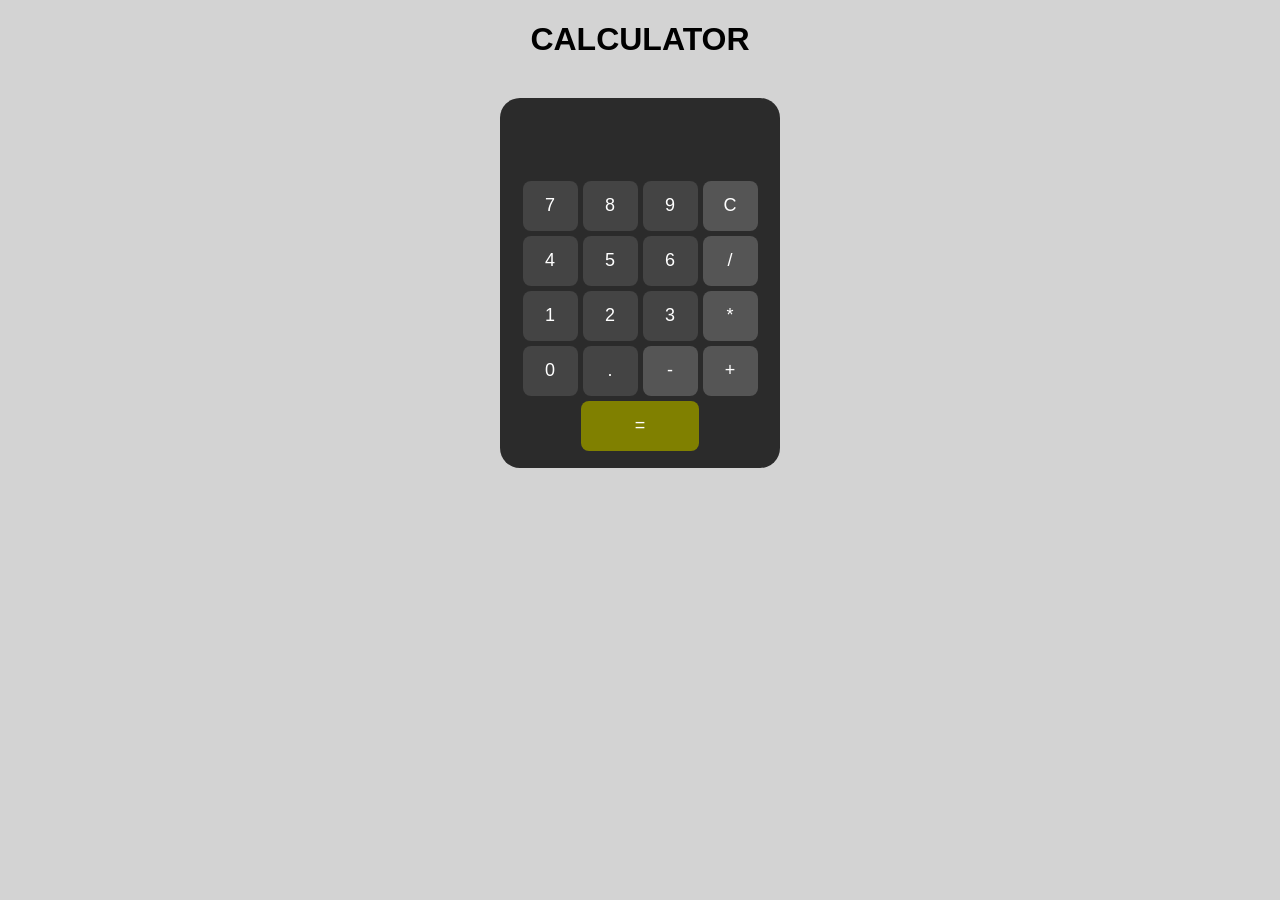
<file: calculator/index.html>
<!DOCTYPE html>
<html>
<head>
<title>My Calculator</title>
<link rel="stylesheet" href="style.css">
</head>
<body>
  <h1><b>CALCULATOR</b></h1>
<div id="box">
  <input type="text" id="result" value="" disabled><br>
  <button class="numBtn" onclick="press('7')">7</button><button class="numBtn" onclick="press('8')">8</button><button class="numBtn" onclick="press('9')">9</button><button class="grayBtn" onclick="clearResult()">C</button><br>
  <button class="numBtn" onclick="press('4')">4</button><button class="numBtn" onclick="press('5')">5</button><button class="numBtn" onclick="press('6')">6</button><button class="grayBtn" onclick="setOperator('/')">/</button><br>
  <button class="numBtn" onclick="press('1')">1</button><button class="numBtn" onclick="press('2')">2</button><button class="numBtn" onclick="press('3')">3</button><button class="grayBtn" onclick="setOperator('*')">*</button><br>
  <button class="numBtn" onclick="press('0')">0</button><button class="numBtn" onclick="press('.')">.</button><button class="grayBtn" onclick="setOperator('-')">-</button><button class="grayBtn" onclick="setOperator('+')">+</button><br>
  <button id="equalBtn" onclick="calculate()">=</button>
</div>
<script src="script.js"></script>
</body>
</html>
</file>
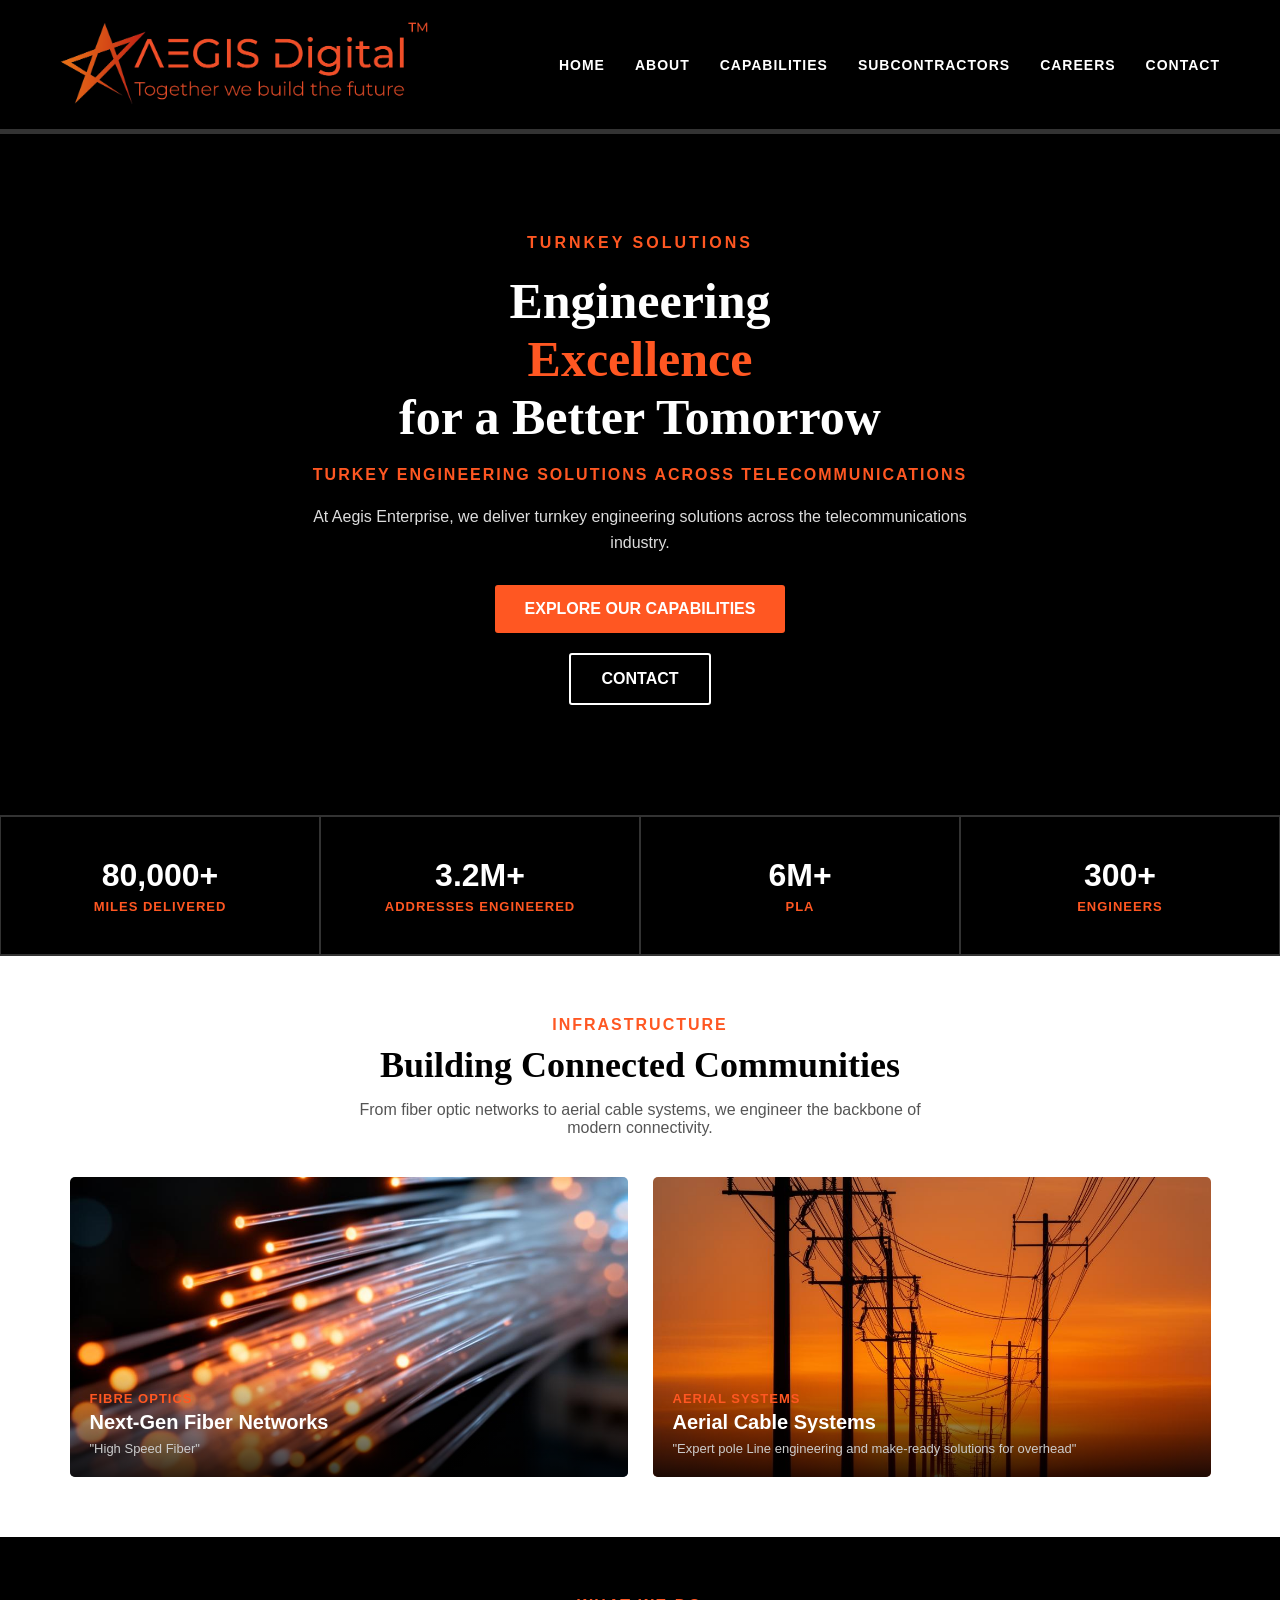
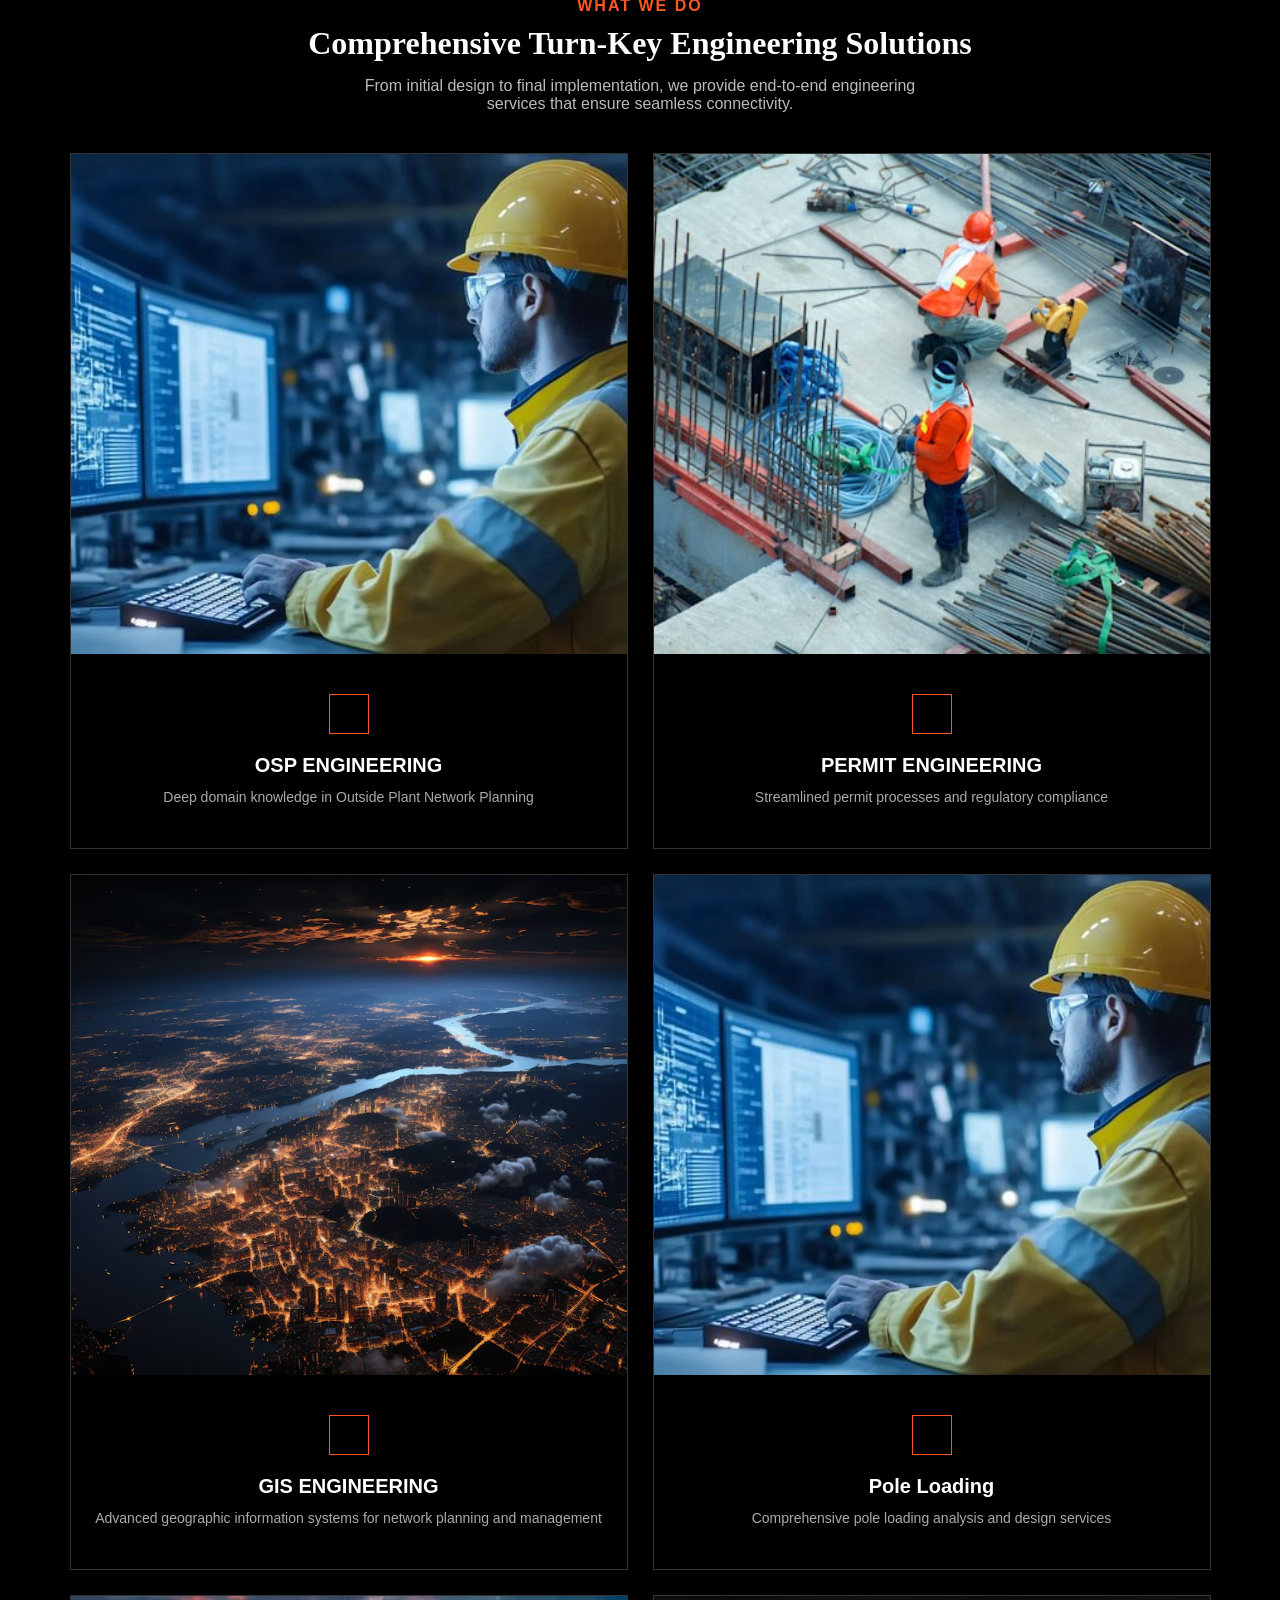
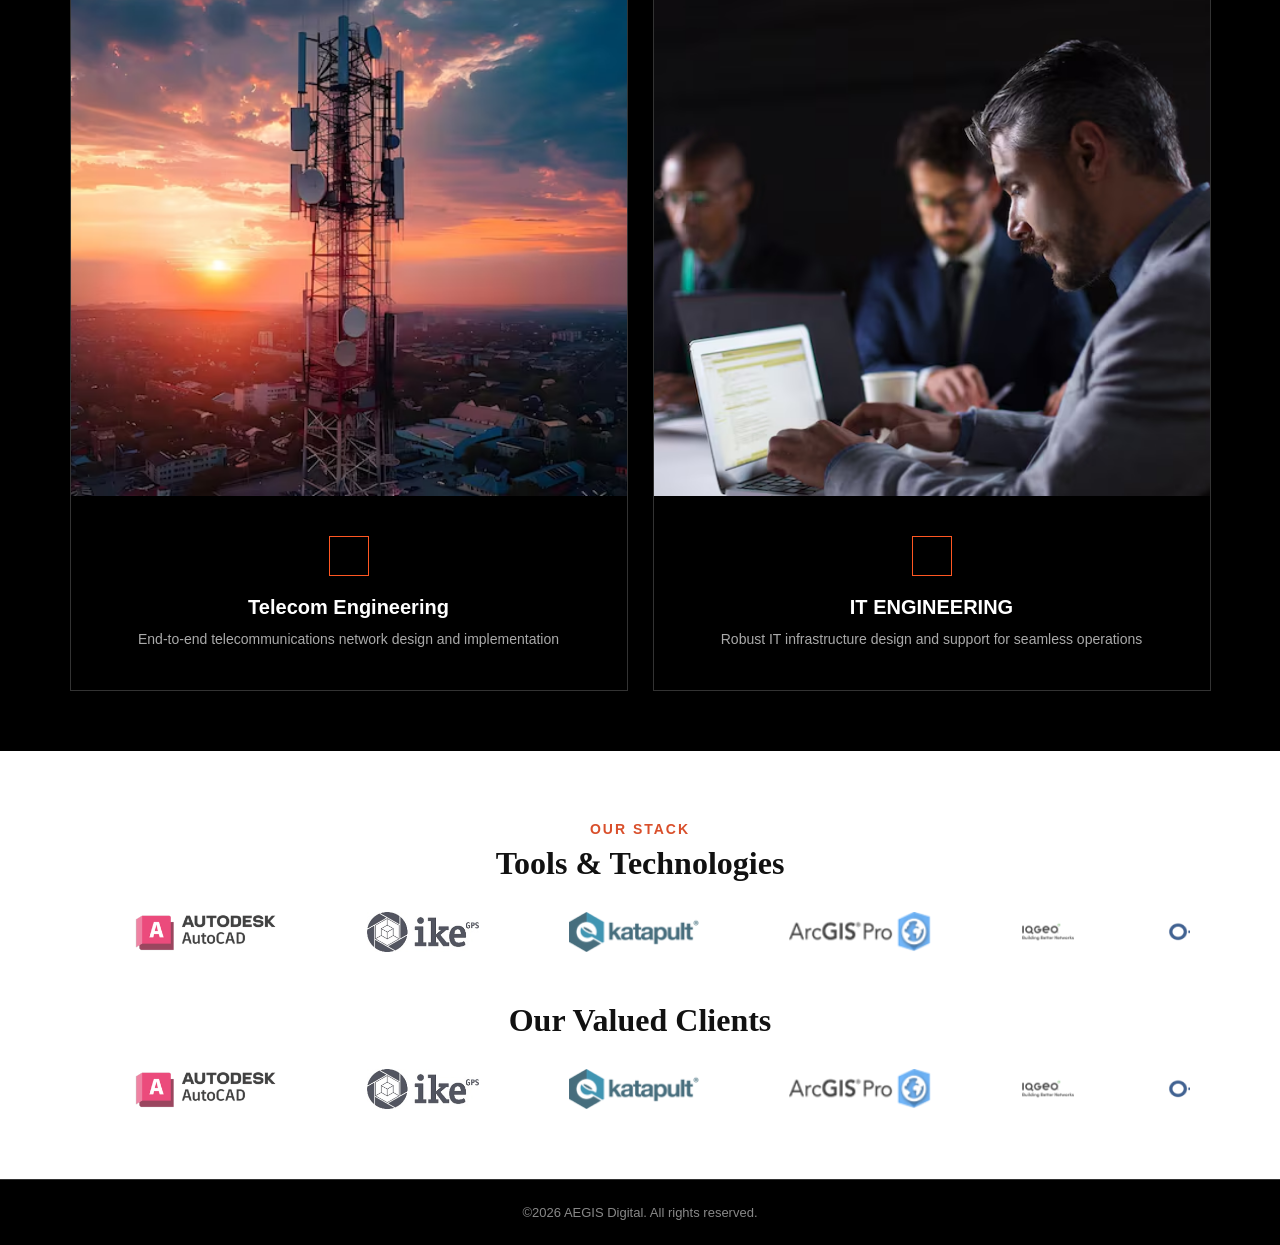
<file: Clone Task/index.html>
<!doctype html>
<html lang="en">
<head>
    <meta charset="UTF-8">
    <meta name="viewport" content="width=device-width, initial-scale=1.0">
    <title>Aegis Enterprise</title>
    <link rel="stylesheet" href="style.css">
</head>
<body>
    <header class="header">
        <div class="logo">
            <img src="./aegis-logo.11lrjjsy0v_mq.png" alt="Aegis Digital">
        </div>
        <nav class="navbar">
            <a href="https://aegis.shanvox.net/about">HOME</a>
            <a href="https://aegis.shanvox.net/about">ABOUT</a>
            <a href="https://aegis.shanvox.net/capabilities">CAPABILITIES</a>
            <a href="https://aegis.shanvox.net/subcontractors">SUBCONTRACTORS</a>
            <a href="https://aegis.shanvox.net/careers">CAREERS</a>
            <a href="https://aegis.shanvox.net/contact">CONTACT</a>
        </nav>
    </header>

    <section class="hero" id="home">
        <div class="hero-content">
            <p class="small-title">TURNKEY SOLUTIONS</p>
            <h1> Engineering</h1>
            <span> Excellence</span>
            <h1> for a Better Tomorrow</h1>
            <h3> TURKEY ENGINEERING SOLUTIONS ACROSS TELECOMMUNICATIONS</h3>
            <h4 class="hero-text">At Aegis Enterprise, we deliver turnkey engineering solutions across the telecommunications industry.</h4>
            <a href="https://aegis.shanvox.net/capabilities" class="main-button">EXPLORE OUR CAPABILITIES</a> <br>
            <a href="https://aegis.shanvox.net/contact" class="main-button">CONTACT</a>
        </div>
    </section>

    <section class="stats">
        <div class="stats-grid">
            <div class="stats-box">
                <h2>80,000+</h2>
                <p>MILES DELIVERED</p>
            </div>
            <div class="stats-box">
                <h2>3.2M+</h2>
                <p>ADDRESSES ENGINEERED</p>
            </div>
            <div class="stats-box">
                <h2>6M+</h2>
                <p>PLA</p>
            </div>
            <div class="stats-box">
                <h2>300+</h2>
                <p>ENGINEERS</p>
            </div>
        </div>
    </section>

    <section class="infrastructure" id="about">
        <p class="section-title">INFRASTRUCTURE</p>
        <h2> Building Connected Communities </h2>
        <p class="section-description">From fiber optic networks to aerial cable systems, we engineer the backbone of modern connectivity.</p>
        <div class="infrastructure-content">
            <div class="infra-card fibre-card" style="background-image: url('./fiber-optic-glow.0thbeiqhv2lj0.jpg');">
                <div class="card-content">
                    <p>FIBRE OPTICS</p>
                    <h3>Next-Gen Fiber Networks</h3>
                    <span>"High Speed Fiber"</span>
                </div>
            </div>
            <div class="infra-card aerial-card" style="background-image: url('./cable-poles.0qw.5.hpkh654.jpg');">
                <div class="card-content">
                    <p>AERIAL SYSTEMS</p>
                    <h3> Aerial Cable Systems</h3>
                    <span>"Expert pole Line engineering and make-ready solutions for overhead"</span>
                </div>
            </div>
        </div>
    </section>

    <section class="solutions" id="capabilities">
        <p class="section-small-title">WHAT WE DO</p>
        <h2> Comprehensive Turn-Key Engineering Solutions</h2>
        <p class="section-description">From initial design to final implementation, we provide end-to-end engineering services that ensure seamless connectivity.</p>
        <div class="solution-grid">
            <div class="solution-card">
                <img src="./osp.116u.ueo976am.jpg" alt="OSP Engineering">
                <div class="solution-content">
                    <div class="icon"></div>
                    <h3>OSP ENGINEERING</h3>
                    <p>Deep domain knowledge in Outside Plant Network Planning </p>
                </div>
            </div>
            <div class="solution-card">
                <img src="./permit.007m2f.9vo0u5.jpg" alt="Permit Engineering">
                <div class="solution-content">
                    <div class="icon"></div>
                    <h3>PERMIT ENGINEERING</h3>
                    <p>Streamlined permit processes and regulatory compliance</p>
                </div>
            </div>
            <div class="solution-card">
                <img src="./gis.079emzxier-.6.jpg" alt="GIS Engineering">
                <div class="solution-content">
                    <div class="icon"></div>
                    <h3>GIS ENGINEERING</h3>
                    <p>Advanced geographic information systems for network planning and management</p>
                </div>
            </div>
            <div class="solution-card">
                <img src="./osp.116u.ueo976am.jpg" alt="Pole Loading">
                <div class="solution-content">
                    <div class="icon"></div>
                    <h3>Pole Loading</h3>
                    <p>Comprehensive pole loading analysis and design services</p>
                </div>
            </div>
            <div class="solution-card">
                <img src="./telecom.0og14bpklic70.jpg" alt="Telecom Engineering">
                <div class="solution-content">
                    <div class="icon"></div>
                    <h3>Telecom Engineering</h3>
                    <p>End-to-end telecommunications network design and implementation</p>
                </div>
            </div>
            <div class="solution-card">
                <img src="./it.0ft0k-1jpt94y.jpg" alt="IT Engineering">
                <div class="solution-content">
                    <div class="icon"></div>
                    <h3>IT ENGINEERING</h3>
                    <p>Robust IT infrastructure design and support for seamless operations</p>
                </div>
            </div>
        </div>
    </section>

    <section class="our-stack" id="stack">
    <p class="section-small-title">OUR STACK</p>
    <h2>Tools &amp; Technologies</h2>
    <div class="logo-marquee">
        <div class="logo-track">
            <img src="./autocad.png" alt="AutoCAD">
            <img src="./iKE.png" alt="ikeGPS">
            <img src="./Katapult.png" alt="Katapult">
            <img src="./ArcGISPro.png" alt="ArcGIS Pro">
            <img src="./IQGEO.png" alt="IQGeo">
            <img src="./O-CalcPro.png" alt="O-Calc Pro">
            <img src="./SpidaCalc.png" alt="SpidaCalc">
            <img src="./QGIS.png" alt="QNIS">
        </div>
    </div>

    <h2 class="clients-title">Our Valued Clients</h2>
    <div class="logo-marquee">
        <div class="logo-track reverse">
            <img src="./autocad.png" alt="AutoCAD">
            <img src="./iKE.png" alt="ikeGPS">
            <img src="./Katapult.png" alt="Katapult">
            <img src="./ArcGISPro.png" alt="ArcGIS Pro">
            <img src="./IQGEO.png" alt="IQGeo">
            <img src="./O-CalcPro.png" alt="O-Calc Pro">
            <img src="./SpidaCalc.png" alt="SpidaCalc">
            <img src="./QGIS.png" alt="QNIS">
        </div>
    </div>
</section>

    <footer class="footer" id="contact">
        <p> &copy;2026 AEGIS Digital. All rights reserved. </p>
    </footer>
</body>
</html>
</file>
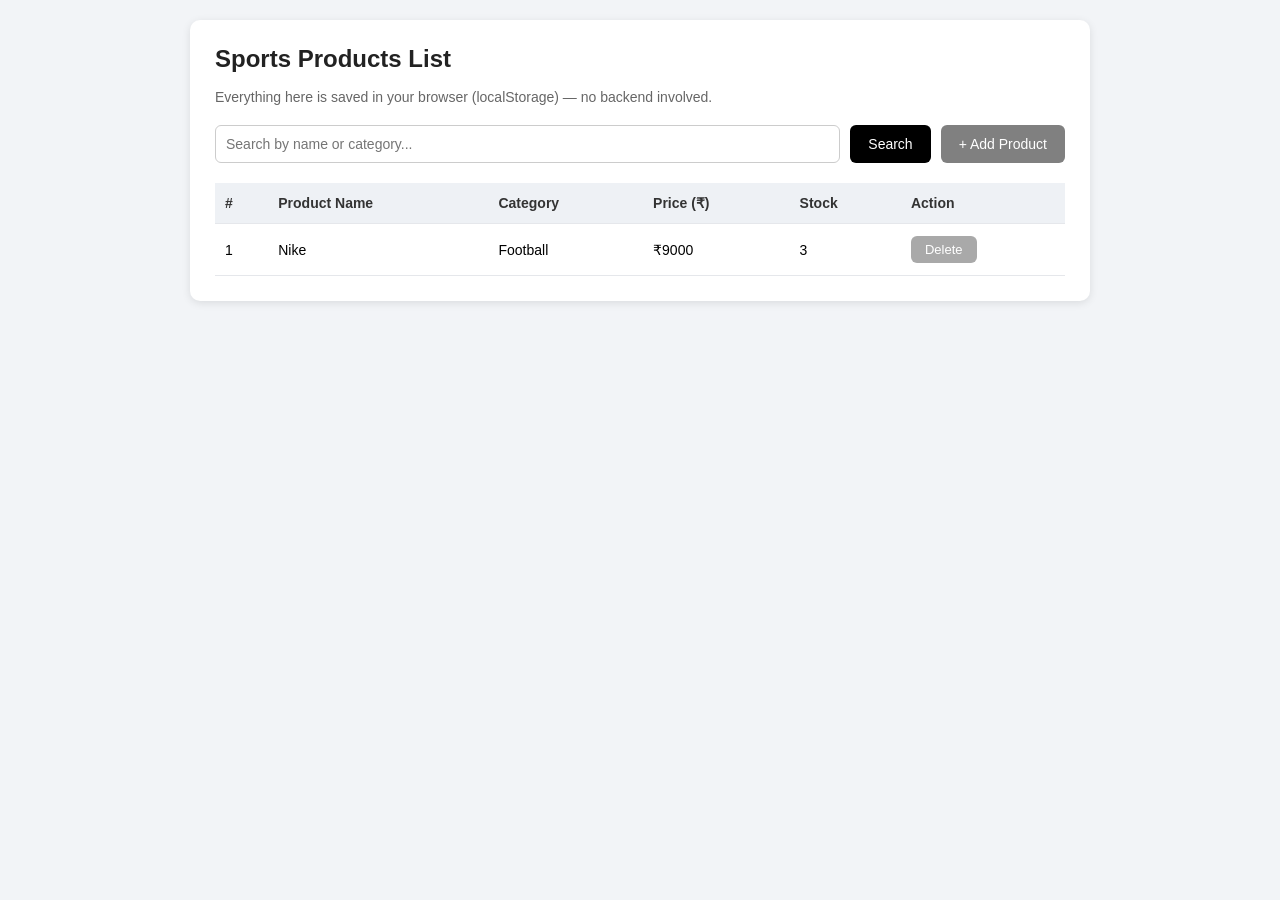
<file: Sports/index.html>
<!DOCTYPE html>
<html lang="en">
<head>
<meta charset="UTF-8">
<meta name="viewport" content="width=device-width, initial-scale=1.0">
<title>Sports Products List</title>
<link rel="stylesheet" href="style.css">
</head>
<body>
<div class="container">
  <h1>Sports Products List</h1>
  <p class="subtitle">Everything here is saved in your browser (localStorage) — no backend involved.</p>
  <div class="top-bar">
    <input type="text" id="searchInput" placeholder="Search by name or category...">
    <button id="searchBtn">Search</button>
    <button id="addBtn">+ Add Product</button>
  </div>
  <div class="table-wrapper">
    <table>
      <thead>
        <tr>
          <th>#</th>
          <th>Product Name</th>
          <th>Category</th>
          <th>Price (₹)</th>
          <th>Stock</th>
          <th>Action</th>
        </tr>
      </thead>
      <tbody id="productTableBody">
      </tbody>
    </table>
  </div>
</div>

<div class="modal-overlay" id="modalOverlay">
  <div class="modal-box">
    <h2>Add a Product</h2>
    <input type="text" id="nameInput" placeholder="Product name">
    <input type="text" id="categoryInput" placeholder="Category">
    <input type="number" id="priceInput" placeholder="Price">
    <input type="number" id="stockInput" placeholder="Stock">
    <div class="modal-actions">
      <button id="saveBtn">Add</button>
      <button id="cancelBtn">Cancel</button>
    </div>
  </div>
</div>

<script src="script.js"></script>
</body>
</html>
</file>
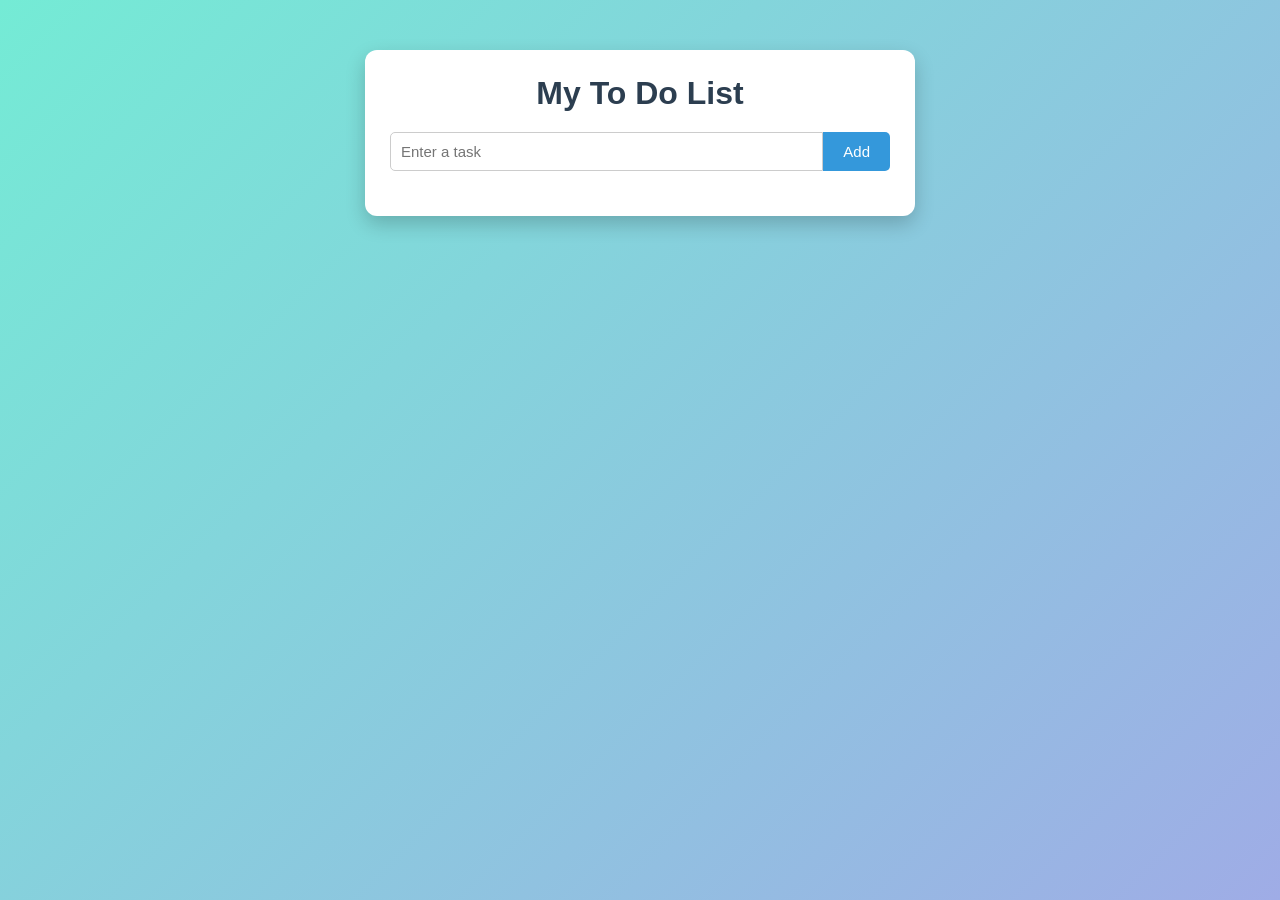
<file: To Do List/index.html>
<!DOCTYPE html>
<html lang="en">
<head>
    <meta charset="UTF-8">
    <meta name="viewport" content="width=device-width, initial-scale=1.0">
    <title>To Do List</title>
    <link rel="stylesheet" href="style.css">
</head>
<body>

    <div class="wrapper">

        <h1>My To Do List</h1>

        <div class="add-task">
            <input type="text" id="taskInput" placeholder="Enter a task">
            <button onclick="addTask()">Add</button>
        </div>

        <div id="taskList"></div>

    </div>

    <script src="script.js"></script>
</body>
</html>
</file>
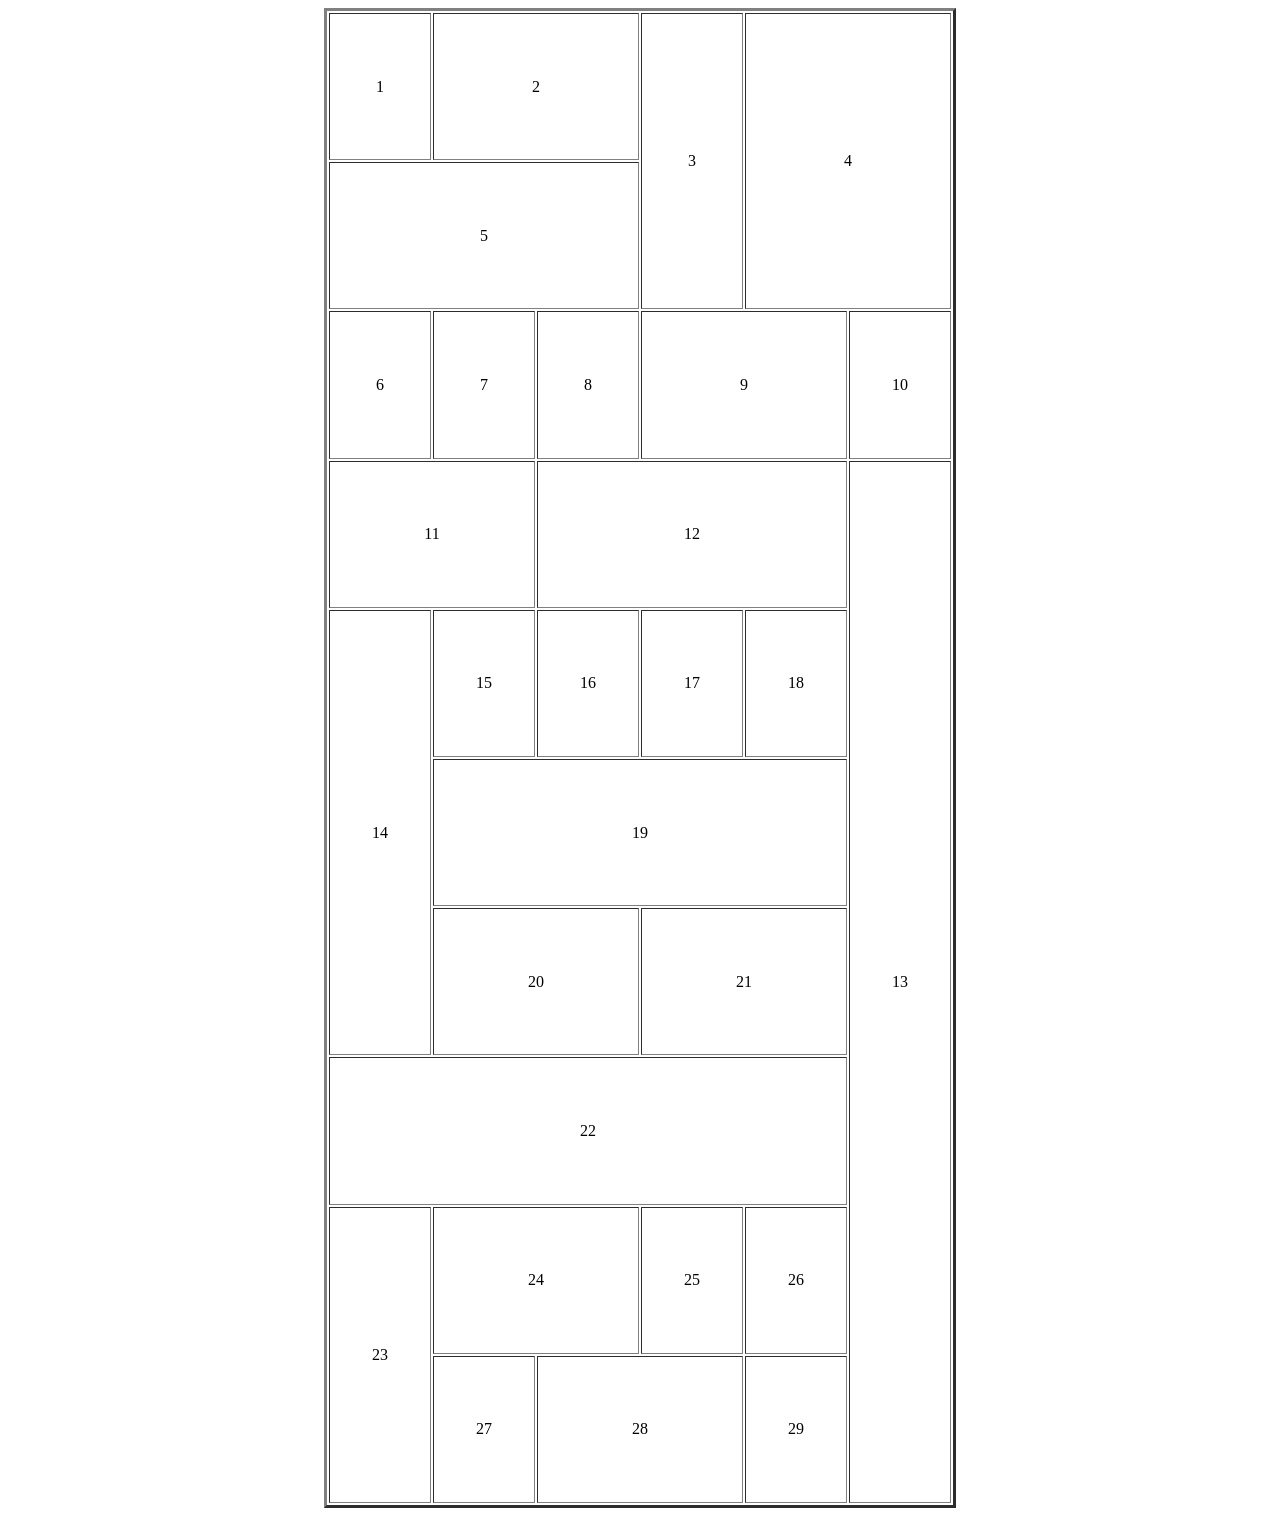
<file: task.html>
<html>
<body>
<table align="center" width="50%" height="1500" border="3" width="20" cellspacing="2" cellpadding="20" >
    <tr align="center">
        <td>1</td>
        <td colspan="2">2</td>
        <td rowspan="2">3</td>
        <td rowspan="2" colspan="2">4 </td> 
    </tr>
    <tr align="center">
        <td colspan="3">5</td>
    </tr>
    <tr align="center">
        <td>6</td>
        <td>7</td>
        <td>8</td>
        <td colspan="2">9</td>
        <td>10</td>
    </tr>
    <tr align="center">
        <td colspan="2">11</td>
        <td colspan="3">12</td>
        <td rowspan="7">13</td>
    </tr>
    <tr align="center">
        <td rowspan="3">14</td>
        <td>15</td>
        <td>16</td>
        <td>17</td>
        <td>18</td>
    </tr>
    <tr align="center">
        <td colspan="4">19</td>
    </tr>
    <tr align="center">
        <td colspan="2">20</td>
        <td colspan="2">21</td>
    </tr>
    <tr align="center">
        <td colspan="5">22</td>
    </tr>
    <tr align="center">
        <td rowspan="2">23</td>
        <td colspan="2">24</td>
        <td>25</td>
        <td>26</td>
    </tr>
    <tr align="center">
        <td>27</td>
        <td colspan="2">28</td>
        <td>29</td>
    </tr>
</table>
</body>
</html>
</file>
<file: calculator/style.css>
* {
  box-sizing: border-box;
}

body {
  background-color: lightgray;
  text-align: center;
  font-family: Arial;
}

#box {
  width: 90%;
  max-width: 280px;
  margin: 40px auto;
  background-color: #2b2b2b;
  padding: 15px;
  border-radius: 20px;
}

#result {
  width: 100%;
  height: 50px;
  margin-bottom: 15px;
  font-size: 28px;
  text-align: right;
  padding-right: 10px;
  background-color: #2b2b2b;
  color: white;
  border: none;
}

button {
  width: 22%;
  height: 50px;
  margin: 1%;
  font-size: 18px;
  border-radius: 8px;
  border: none;
}

.numBtn {
  background-color: #444444;
  color: white;
}

.grayBtn {
  background-color: #555555;
  color: white;
}

#equalBtn {
  width: 47%;
  height: 50px;
  border-radius: 8px;
  border: none;
  background-color: #808000;
  color: white;
  font-size: 18px;
}
</file>
<file: Clone Task/style.css>
* {
  margin: 0;
  padding: 0;
  box-sizing: border-box;
}

body {
  font-family: Arial, Helvetica, sans-serif;
  background-color: #000000;
  color: #ffffff;
}

a {
  text-decoration: none;
  color: inherit;
}

.header {
  display: flex;
  justify-content: space-between;
  align-items: center;
  padding: 20px 60px;
  background-color: #000000;
  border-bottom: 5px solid #333333;
}

.header {
    position: sticky;
    top: 0;
    z-index: 1000;
    width: 100%;
}

.logo img {
  height: 85px;
}

.navbar {
  display: flex;
  gap: 30px;
}

.navbar a {
  color: #ffffff;
  font-size: 14px;
  font-weight: bold;
  letter-spacing: 1px;
}

.navbar a:hover {
  color: #ff5722;
}


.hero {
  background-color: #000000;
  text-align: center;
  padding: 100px 20px;
}

.small-title {
  color: #ff5722;
  font-weight: bold;
  letter-spacing: 3px;
  margin-bottom: 20px;
}

.hero h1 {
  font-size: 50px;
  font-family: Georgia, serif;
  color: #ffffff;
  display: inline;
}

.hero span {
  font-size: 50px;
  font-family: Georgia, serif;
  color: #ff5722;
  font-weight: bold;
  display: block;
}

.hero h3 {
  color: #ff5722;
  font-size: 16px;
  letter-spacing: 2px;
  margin-top: 20px;
}

.hero-text {
  color: #dddddd;
  font-weight: normal;
  max-width: 700px;
  margin: 20px auto;
  line-height: 1.6;
}

.main-button {
  display: inline-block;
  background-color: #ff5722;
  color: #ffffff;
  padding: 15px 30px;
  margin: 10px;
  font-weight: bold;
  border-radius: 3px;
}

.main-button:hover {
  background-color: #e64a19;
}

/* second button style (Contact) - make it outlined */
.hero-content a:nth-of-type(2) {
  background-color: transparent;
  border: 2px solid #ffffff;
}

.stats {
  background-color: #000000;
  border-top: 1px solid #333333;
  border-bottom: 1px solid #333333;
}

.stats-grid {
  display: grid;
  grid-template-columns: repeat(4, 1fr);
}

.stats-box {
  text-align: center;
  padding: 40px 20px;
  border: 1px solid #333333;
}

.stats-box h2 {
  font-size: 32px;
  color: #ffffff;
  margin-bottom: 5px;
}

.stats-box p {
  color: #ff5722;
  font-size: 13px;
  letter-spacing: 1px;
  font-weight: bold;
}

.infrastructure {
  background-color: #ffffff;
  color: #000000;
  text-align: center;
  padding: 60px 20px;
}

.section-title {
  color: #ff5722;
  font-weight: bold;
  letter-spacing: 2px;
  margin-bottom: 10px;
}

.infrastructure h2 {
  font-family: Georgia, serif;
  font-size: 36px;
  margin-bottom: 15px;
}

.section-description {
  color: #555555;
  max-width: 600px;
  margin: 0 auto 40px auto;
}

.infrastructure-content {
  display: flex;
  flex-wrap: wrap;
  justify-content: center;
  gap: 25px;
  margin-top: 30px;
}

.infra-card {
  display: flex;
  flex-direction: column;
  justify-content:flex-end;
  width: 45%;
  min-width: 280px;
  height: 300px;
  background-color: #333333;
  background-image: url('');
  background-size: cover;
  background-position: center;
  background-repeat: no-repeat;
  border-radius: 5px;
  overflow: hidden;
}

.card-content {
  width: 100%;
  text-align: left;
  padding: 20px;
  background: linear-gradient(to top, rgba(0,0,0,0.8), rgba(0,0,0,0));
}

.card-content p {
  color: #ff5722;
  font-weight: bold;
  font-size: 13px;
  letter-spacing: 1px;
}

.card-content h3 {
  color: #ffffff;
  font-size: 20px;
  margin: 5px 0;
}

.card-content span {
  color: #cccccc;
  font-size: 13px;
}

.solutions {
  background-color: #000000;
  text-align: center;
  padding: 60px 20px;
}

.section-small-title {
  color: #ff5722;
  font-weight: bold;
  letter-spacing: 2px;
  margin-bottom: 10px;
}

.solutions h2 {
  font-family: Georgia, serif;
  font-size: 32px;
  margin-bottom: 15px;
}

.solutions .section-description {
  color: #bbbbbb;
}

.solution-grid {
  display: flex;
  flex-wrap: wrap;
  justify-content: center;
  gap: 25px;
  margin-top: 40px;
}

.solution-card {
  width: 45%;
  min-width: 300px;
  border: 1px solid #333333;
  text-align: center;
  overflow: hidden;
  transition: border-color 0.3s;
}

.solution-card:hover {
  border-color: #ff5722;
}

.solution-card img {
   width: 100%;
  height: 500px;
  object-fit: cover;
  display: block;
}

.solution-content {
  padding: 40px 20px;
}

.icon {
  width: 40px;
  height: 40px;
  border: 1px solid #ff5722;
  margin: 0 auto 20px auto;
}

.solution-content h3 {
  color: #ffffff;
  font-size: 20px;
  margin-bottom: 10px;
}

.solution-content p {
  color: #aaaaaa;
  font-size: 14px;
  line-height: 1.5;
}

.footer {
  background-color: #000000;
  text-align: center;
  padding: 25px;
  border-top: 1px solid #333333;
  color: #888888;
  font-size: 13px;
}

.our-stack {
    background-color: #ffffff;
    text-align: center;
    padding: 70px 20px;
    overflow: hidden;
}

.our-stack .section-small-title {
    color: #d94f2b;
    font-weight: 600;
    letter-spacing: 2px;
    font-size: 14px;
    text-transform: uppercase;
    margin-bottom: 8px;
}

.our-stack h2 {
    color: #111;
    font-family: 'Playfair Display', serif;
    font-size: 32px;
    margin-bottom: 10px;
}

.clients-title {
    margin-top: 50px !important;
}

.logo-marquee {
    width: 100%;
    max-width: 1100px;
    margin: 30px auto 0;
    overflow: hidden;
    position: relative;
}

.logo-track {
    display: flex;
    align-items: center;
    width: max-content;
    gap: 0;
    animation: scroll-left 50s linear infinite;
}

.logo-track img {
    height: 40px;
    width: auto;
    margin: 0 45px;
    object-fit: contain;
    opacity: 0.75;
    flex-shrink: 0;
    transition: all 0.3s ease;
}

.logo-track img:hover {
    filter: grayscale(0%);
    opacity: 1;
    transform: scale(1.08);
}

@keyframes scroll-left {
    0% { transform: translateX(0); }
    100% { transform: translateX(-100%); }
}

.logo-track.reverse {
    animation: scroll-right 10s linear infinite;
}

@keyframes scroll-right {
    0% { transform: translateX(-100%); }
    100% { transform: translateX(0); }
}

@media (max-width: 1024px) {
  .header {
    padding: 20px 30px;
  }

  .hero {
    padding: 80px 20px;
  }

  .hero h1,
  .hero span {
    font-size: 42px;
  }

  .stats-grid {
    grid-template-columns: repeat(2, 1fr);
  }

  .infra-card,
  .solution-card {
    width: 100%;
  }
}
@media (max-width: 768px) {
  .header {
    flex-direction: column;
    gap: 15px;
    padding: 15px 20px;
  }

  .navbar {
    gap: 30px;
    flex-wrap: wrap;
    justify-content: center;
  }

  .navbar a {
    font-size: 24px;
  }

  .hero {
    padding: 60px 20px;
  }

  .hero h1,
  .hero span {
    font-size: 50px;
  }

  .hero-text {
    font-size: 14px;
    max-width: 90%;
  }

  .main-button {
    padding: 12px 24px;
    font-size: 16px;
  }

  .stats-grid {
    grid-template-columns: repeat(2, 1fr);
  }

  .stats-box {
    padding: 25px 15px;
  }

  .stats-box h2 {
    font-size: 26px;
  }

  .infrastructure h2,
  .solutions h2 {
    font-size: 28px;
  }

  .infrastructure-content,
  .solution-grid {
    flex-direction: column;
    align-items: center;
  }

  .infra-card {
    width: 100%;
    height: 250px;
  }

  .solution-card {
    width: 100%;
  }

  .solution-card img {
    height: 300px;
  }
}

@media (max-width: 480px) {
  .logo img {
    height: 38px;
  }

  .navbar {
    gap: 12px;
  }

  .navbar a {
    font-size: 11px;
  }

  .hero {
    padding: 50px 15px;
  }

  .small-title {
    font-size: 12px;
  }

  .hero h1,
  .hero span {
    font-size: 28px;
  }

  .hero h3 {
    font-size: 13px;
  }

  .hero-text {
    font-size: 13px;
    line-height: 1.5;
  }

  .main-button {
    display: block;
    width: 100%;
    max-width: 280px;
    margin: 10px auto;
    padding: 14px 20px;
    font-size:14px;
  }

  .stats-grid {
    grid-template-columns: 1fr;
  }

  .stats-box {
    border-left: none;
    border-right: none;
  }

  .infrastructure,
  .solutions {
    padding: 40px 15px;
  }

  .infrastructure h2,
  .solutions h2 {
    font-size: 24px;
  }

  .section-description {
    font-size: 14px;
    padding: 0 10px;
  }

  .infra-card {
    height: 220px;
  }

  .card-content h3 {
    font-size: 18px;
  }

  .solution-card img {
    height: 240px;
  }

  .solution-content {
    padding: 25px 15px;
  }

  .footer {
    font-size: 12px;
    padding: 20px 15px;
  }
}
</file>
<file: Sports/style.css>
* {
  box-sizing: border-box;
}

body {
  margin: 0;
  padding: 20px;
  background-color: #f2f4f7;
  font-family: Arial, Helvetica, sans-serif;
}

.container {
  max-width: 900px;
  margin: 0 auto;
  background-color: #ffffff;
  padding: 25px;
  border-radius: 10px;
  box-shadow: 0 2px 8px rgba(0, 0, 0, 0.1);
}

h1 {
  margin-top: 0;
  font-size: 24px;
  color: #222;
}

.subtitle {
  color: #666;
  font-size: 14px;
  margin-bottom: 20px;
}

.top-bar {
  display: flex;
  flex-wrap: wrap;
  gap: 10px;
  margin-bottom: 20px;
}

#searchInput {
  flex: 1;
  min-width: 150px;
  padding: 10px;
  font-size: 14px;
  border: 1px solid #ccc;
  border-radius: 6px;
}

button {
  padding: 10px 18px;
  font-size: 14px;
  border: none;
  border-radius: 6px;
  cursor: pointer;
  color: #fff;
}

#searchBtn {
  background-color:black;
}

#searchBtn:hover {
  background-color: #1d4ed8;
}

#addBtn {
  background-color: grey;
}

#addBtn:hover {
  background-color: #15803d;
}

.table-wrapper {
  overflow-x: auto;
}

table {
  width: 100%;
  border-collapse: collapse;
  min-width: 500px;
}

th, td {
  text-align: left;
  padding: 12px 10px;
  border-bottom: 1px solid #e5e7eb;
  font-size: 14px;
}

thead {
  background-color: #eef1f5;
}

th {
  color: #333;
}

.delete-btn {
  background-color:darkgrey;
  padding: 6px 14px;
  font-size: 13px;
}

.delete-btn:hover {
  background-color: #b91c1c;
}

.empty-msg {
  text-align: center;
  color: #888;
  padding: 20px;
  font-size: 14px;
}

.modal-overlay {
  display: none;
  position: fixed;
  top: 0;
  left: 0;
  width: 100%;
  height: 100%;
  background-color: rgba(0, 0, 0, 0.5);
  align-items: center;
  justify-content: center;
  padding: 15px;
  z-index: 100;
}

.modal-overlay.active {
  display: flex;
}

.modal-box {
  background-color: #fff;
  width: 100%;
  max-width: 420px;
  padding: 30px;
  border-radius: 10px;
}

.modal-box h2 {
  text-align: center;
  margin-top: 0;
  margin-bottom: 20px;
  color: #333;
}

.modal-box input {
  width: 100%;
  padding: 12px;
  margin-bottom: 15px;
  font-size: 14px;
  border: 1px solid #ccc;
  border-radius: 6px;
}

.modal-actions {
  display: flex;
  justify-content: center;
  gap: 10px;
  margin-top: 10px;
}

#saveBtn {
  background-color: #7c3aed;
}

#saveBtn:hover {
  background-color: #6d28d9;
}

#cancelBtn {
  background-color: #6b7280;
}

#cancelBtn:hover {
  background-color: #4b5563;
}

@media (max-width: 768px) {
  .container {
    padding: 18px;
  }

  h1 {
    font-size: 20px;
  }

  .top-bar {
    flex-direction: column;
  }

  #searchBtn, #addBtn {
    width: 100%;
  }
}

@media (max-width: 400px) {
  body {
    padding: 10px;
  }

  .container {
    padding: 14px;
  }

  th, td {
    padding: 8px 6px;
    font-size: 12px;
  }

  .modal-box {
    padding: 20px;
  }

  .modal-actions {
    flex-direction: column;
  }

  .modal-actions button {
    width: 100%;
  }
}
</file>
<file: To Do List/style.css>
* {
    margin: 0;
    padding: 0;
    box-sizing: border-box;
    font-family: 'Segoe UI', Tahoma, Verdana, sans-serif;
}

body {
    background: linear-gradient(135deg, #74ebd5, #9face6);
    min-height: 100vh;
    display: flex;
    justify-content: center;
    align-items: flex-start;
    padding: 50px 15px;
}

.wrapper {
    max-width: 550px;
    width: 100%;
    background-color: #ffffff;
    padding: 25px;
    border-radius: 12px;
    box-shadow: 0px 8px 20px rgba(0, 0, 0, 0.2);
}

h1 {
    text-align: center;
    color: #2c3e50;
    margin-bottom: 20px;
}

.add-task {
    display: flex;
    margin-bottom: 20px;
}

#taskInput {
    flex: 1;
    padding: 10px;
    font-size: 15px;
    border: 1px solid #cccccc;
    border-radius: 5px 0px 0px 5px;
    outline: none;
}

.add-task button {
    padding: 10px 20px;
    background-color: #3498db;
    color: white;
    border: none;
    border-radius: 0px 5px 5px 0px;
    cursor: pointer;
    font-size: 15px;
}

.add-task button:hover {
    background-color: #2980b9;
}

.task {
    display: flex;
    align-items: center;
    justify-content: space-between;
    background-color: #f7f8fa;
    padding: 12px;
    border-radius: 8px;
    margin-bottom: 10px;
    border-left: 4px solid #9face6;
}

.task span {
    flex: 1;
    font-size: 15px;
    color: #333333;
    word-break: break-word;
    margin-right: 10px;
}

.task.done span {
    text-decoration: line-through;
    color: #999999;
}

.task-actions {
    display: flex;
    align-items: center;
    flex-shrink: 0;
}

.task input[type="checkbox"] {
    width: 18px;
    height: 18px;
    cursor: pointer;
    margin-right: 10px;
}

.edit-btn, .delete-btn {
    border: none;
    padding: 6px 10px;
    border-radius: 4px;
    cursor: pointer;
    font-size: 13px;
    margin-left: 8px;
    color: white;
}

.edit-btn {
    background-color: #f39c12;
}

.edit-btn:hover {
    background-color: #d68910;
}

.delete-btn {
    background-color: #e74c3c;
}

.delete-btn:hover {
    background-color: #c0392b;
}


@media screen and (max-width: 768px) {
    .wrapper {
        max-width: 90%;
        padding: 20px;
    }

    h1 {
        font-size: 22px;
    }
}

@media screen and (max-width: 480px) {
    body {
        padding: 25px 10px;
    }

    .wrapper {
        padding: 15px;
    }

    .add-task {
        flex-direction: column;
    }

    #taskInput {
        border-radius: 5px;
        margin-bottom: 8px;
    }

    .add-task button {
        border-radius: 5px;
        width: 100%;
    }

    .task {
        flex-direction: column;
        align-items: flex-start;
    }

    .task span {
        margin-bottom: 10px;
    }

    .task-actions {
        width: 100%;
        justify-content: flex-start;
    }

    .edit-btn, .delete-btn {
        margin-left: 0px;
        margin-right: 8px;
    }
}
</file>
